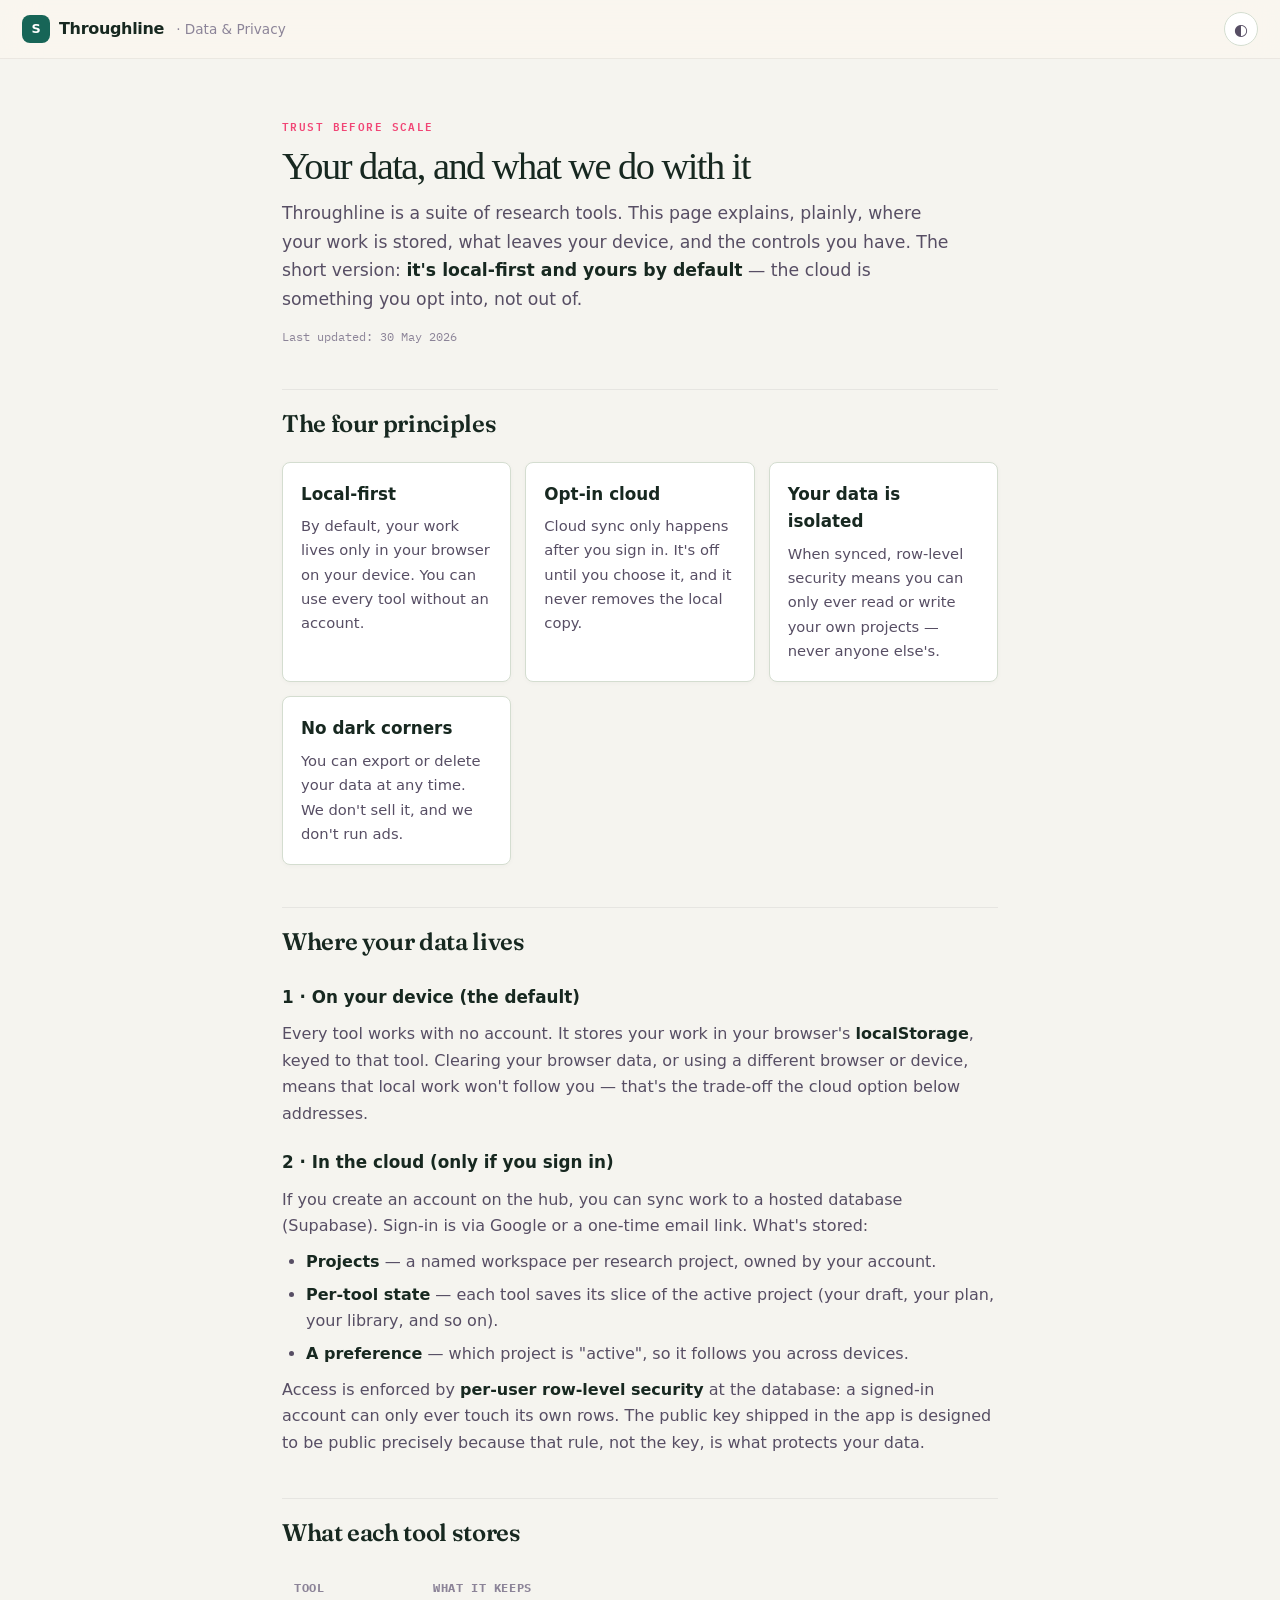
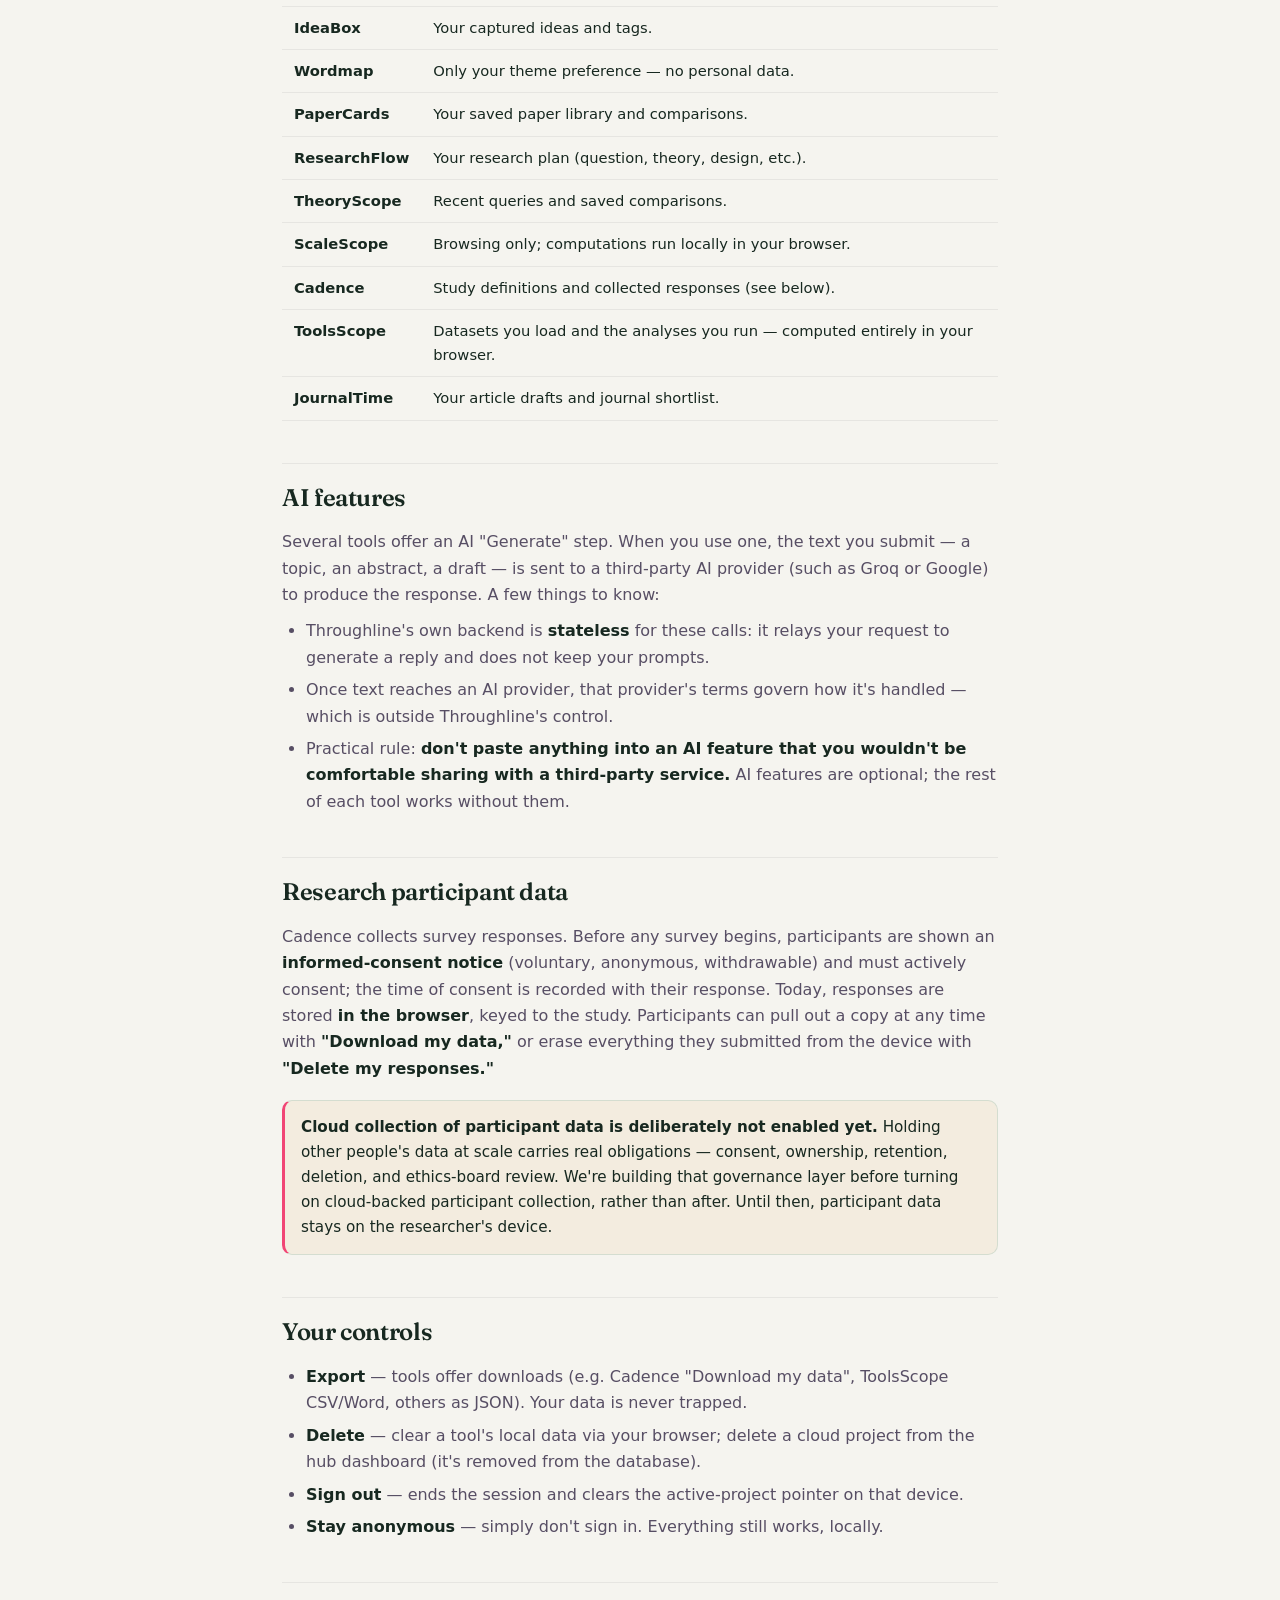
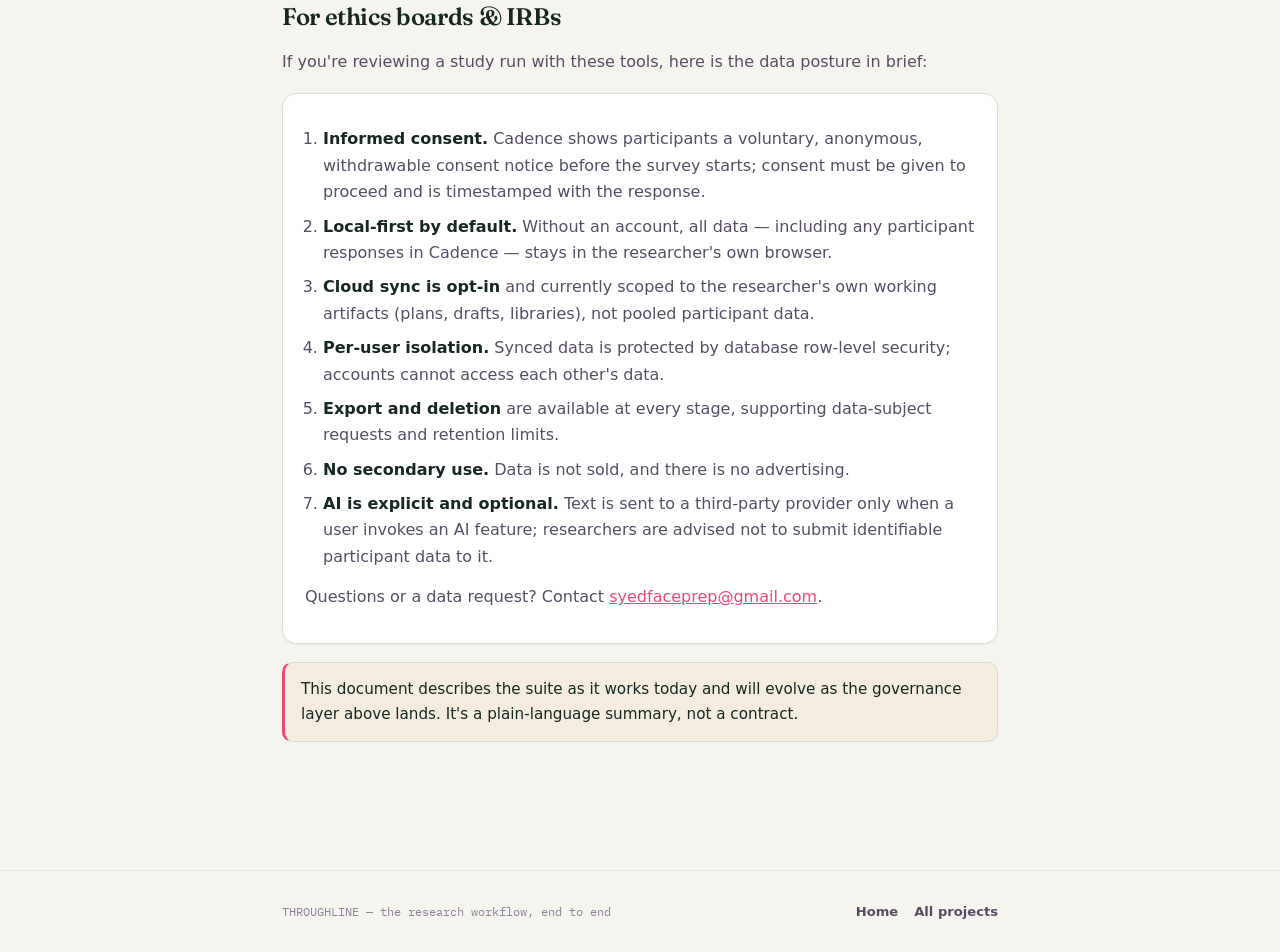
<file: privacy.html>
<!doctype html>
<html data-product-design="2026" lang="en" data-theme="light">
<head>
  <meta charset="UTF-8" />
  <meta name="viewport" content="width=device-width, initial-scale=1.0, viewport-fit=cover" />
  <title>Data &amp; Privacy — Throughline</title>
  <meta name="description" content="How Throughline (the Research Suite) handles your data: local-first by default, optional per-user cloud sync, transparent AI processing, and a research-data governance posture for ethics boards." />
  <meta name="robots" content="index, follow" />
  <meta name="author" content="Syed Asrar" />
  <link rel="canonical" href="https://syahmedu.github.io/research-suite/privacy.html" />
  <meta property="og:type" content="article" />
  <meta property="og:title" content="Data & Privacy — Throughline" />
  <meta property="og:description" content="Local-first by default, opt-in cloud sync, transparent AI processing, and a research-data governance posture." />
  <meta property="og:url" content="https://syahmedu.github.io/research-suite/privacy.html" />
  <link rel="icon" href="data:image/svg+xml,<svg xmlns='http://www.w3.org/2000/svg' viewBox='0 0 32 32'><defs><linearGradient id='g' x1='0' y1='0' x2='1' y2='1'><stop offset='0' stop-color='%23FF9656'/><stop offset='.55' stop-color='%23F14575'/><stop offset='1' stop-color='%239270F4'/></linearGradient></defs><rect width='32' height='32' rx='8' fill='url(%23g)'/><text x='16' y='23' text-anchor='middle' font-family='system-ui,sans-serif' font-weight='800' font-size='19' fill='white'>S</text></svg>" />
  <link rel="preconnect" href="https://fonts.googleapis.com">
  <link rel="preconnect" href="https://fonts.gstatic.com" crossorigin>
  <link href="https://fonts.googleapis.com/css2?family=Fraunces:ital,opsz,wght@0,9..144,400..700&family=Plus+Jakarta+Sans:wght@400;500;600;700;800&family=IBM+Plex+Mono:wght@400;500;600&display=swap" rel="stylesheet">
  <script>(function(){try{var t=localStorage.getItem('syed-theme');if(t==='dark'||t==='light')document.documentElement.setAttribute('data-theme',t);}catch(e){}})();</script>
  <style>
  :root {
    --paper:#FBF7EF; --paper-2:#FFFFFF; --paper-3:#F3ECDF;
    --ink:#211B2E; --ink-soft:#574E64; --ink-faint:#8C8498;
    --line:rgba(33,27,46,.12); --line-soft:rgba(33,27,46,.07);
    --magenta:#F14575; --violet:#9270F4;
    --grad:linear-gradient(135deg,#FF9656 0%,#F14575 52%,#9270F4 100%);
    --shadow-sm:0 8px 24px -14px rgba(33,27,46,.3);
  }
  html[data-theme="dark"] {
    --paper:#14111C; --paper-2:#1C1827; --paper-3:#241F31;
    --ink:#F4EFF8; --ink-soft:#B8AEC6; --ink-faint:#7C7389;
    --line:rgba(255,255,255,.13); --line-soft:rgba(255,255,255,.07);
    --shadow-sm:0 8px 24px -14px rgba(0,0,0,.6);
  }
  * { box-sizing:border-box; margin:0; padding:0; }
  html { scroll-behavior:smooth; -webkit-text-size-adjust:100%; }
  body {
    font-family:'Plus Jakarta Sans',system-ui,sans-serif;
    background:var(--paper); color:var(--ink); line-height:1.65;
    -webkit-font-smoothing:antialiased; transition:background .4s,color .4s;
  }
  .wrap { width:100%; max-width:760px; margin:0 auto; padding:0 22px; }
  a { color:var(--magenta); }
  .skip-link { position:absolute; left:8px; top:-48px; z-index:50; background:var(--ink); color:var(--paper); padding:9px 16px; border-radius:8px; font-weight:600; font-size:.82rem; text-decoration:none; transition:top .18s ease; }
  .skip-link:focus { top:8px; outline:2px solid var(--violet); outline-offset:2px; }
  :focus-visible { outline:2px solid var(--violet); outline-offset:2px; border-radius:4px; }

  header.bar {
    position:sticky; top:0; z-index:20; display:flex; align-items:center; gap:12px;
    padding:12px 22px; background:color-mix(in srgb,var(--paper) 82%,transparent);
    backdrop-filter:blur(18px) saturate(150%); -webkit-backdrop-filter:blur(18px) saturate(150%);
    border-bottom:1px solid var(--line-soft);
  }
  .bar a.home { display:flex; align-items:center; gap:9px; text-decoration:none; color:var(--ink); }
  .mark { width:28px; height:28px; border-radius:8px; background:var(--grad); display:inline-flex; align-items:center; justify-content:center; color:#fff; font-weight:800; font-size:.8rem; flex:none; }
  .bar .name { font-weight:800; letter-spacing:-.02em; }
  .bar .crumb { color:var(--ink-faint); font-size:.85rem; }
  .bar .spacer { margin-left:auto; }
  .theme-btn { border:1px solid var(--line); background:var(--paper-2); color:var(--ink-soft); width:34px; height:34px; border-radius:999px; cursor:pointer; font-size:1rem; font-family:inherit; }

  main { padding:48px 0 80px; }
  .eyebrow { font-family:'IBM Plex Mono',monospace; font-size:.73rem; letter-spacing:.14em; text-transform:uppercase; color:var(--magenta); font-weight:600; }
  h1 { font-family:'Fraunces',serif; font-weight:600; font-size:2.4rem; letter-spacing:-.02em; line-height:1.1; margin:10px 0 12px; }
  .lede { font-size:1.08rem; color:var(--ink-soft); max-width:62ch; }
  .updated { font-family:'IBM Plex Mono',monospace; font-size:.74rem; color:var(--ink-faint); margin-top:14px; }
  h2 { font-family:'Fraunces',serif; font-weight:600; font-size:1.5rem; letter-spacing:-.015em; margin:42px 0 12px; padding-top:14px; border-top:1px solid var(--line-soft); }
  h3 { font-size:1.05rem; font-weight:700; margin:22px 0 6px; }
  p { margin:10px 0; color:var(--ink-soft); }
  p strong, li strong { color:var(--ink); }
  ul { margin:10px 0 10px 4px; padding-left:20px; }
  li { margin:6px 0; color:var(--ink-soft); }
  .principle-grid { display:grid; grid-template-columns:repeat(auto-fit,minmax(210px,1fr)); gap:14px; margin:18px 0; }
  .card { background:var(--paper-2); border:1px solid var(--line); border-radius:14px; padding:18px; box-shadow:var(--shadow-sm); }
  .card h3 { margin:0 0 6px; }
  .card p { margin:0; font-size:.92rem; }
  table { width:100%; border-collapse:collapse; margin:16px 0; font-size:.92rem; }
  th, td { text-align:left; padding:9px 12px; border-bottom:1px solid var(--line-soft); vertical-align:top; }
  th { font-family:'IBM Plex Mono',monospace; font-size:.72rem; letter-spacing:.05em; text-transform:uppercase; color:var(--ink-faint); }
  td:first-child { font-weight:700; color:var(--ink); white-space:nowrap; }
  .callout { background:var(--paper-3); border:1px solid var(--line); border-left:3px solid var(--magenta); border-radius:10px; padding:14px 16px; margin:18px 0; font-size:.95rem; }
  .irb { background:var(--paper-2); border:1px solid var(--line); border-radius:14px; padding:22px; margin:18px 0; box-shadow:var(--shadow-sm); }
  .irb ol { margin:10px 0 0 18px; }
  .irb li { margin:8px 0; }
  footer { border-top:1px solid var(--line-soft); padding:30px 0; margin-top:30px; }
  .foot-row { display:flex; align-items:center; gap:18px; flex-wrap:wrap; justify-content:space-between; }
  .foot-row .mono { font-family:'IBM Plex Mono',monospace; font-size:.72rem; color:var(--ink-faint); }
  .foot-links { display:flex; gap:16px; flex-wrap:wrap; }
  .foot-links a { font-size:.82rem; font-weight:600; color:var(--ink-soft); text-decoration:none; }
  .foot-links a:hover { color:var(--magenta); }
  @media (max-width:560px){ h1{font-size:1.9rem;} .bar .crumb{display:none;} }
  @media (prefers-reduced-motion:reduce){ *,*::before,*::after{ animation-duration:.001ms!important; transition-duration:.001ms!important; scroll-behavior:auto!important; } }
  </style>
<link rel="stylesheet" href="product-design.css?v=20261017t">
</head>
<body>
<a class="skip-link" href="#main-content">Skip to content</a>

<header class="bar">
  <a class="home" href="./index.html"><span class="mark">S</span><span class="name">Throughline</span></a>
  <span class="crumb">· Data &amp; Privacy</span>
  <span class="spacer"></span>
  <button class="theme-btn" id="themeBtn" aria-label="Toggle light/dark theme" title="Toggle theme">◐</button>
</header>

<main id="main-content" tabindex="-1">
  <div class="wrap">
    <p class="eyebrow">Trust before scale</p>
    <h1>Your data, and what we do with it</h1>
    <p class="lede">Throughline is a suite of research tools. This page explains, plainly, where your work is stored, what leaves your device, and the controls you have. The short version: <strong>it's local-first and yours by default</strong> — the cloud is something you opt into, not out of.</p>
    <p class="updated">Last updated: 30 May 2026</p>

    <h2>The four principles</h2>
    <div class="principle-grid">
      <div class="card"><h3>Local-first</h3><p>By default, your work lives only in your browser on your device. You can use every tool without an account.</p></div>
      <div class="card"><h3>Opt-in cloud</h3><p>Cloud sync only happens after you sign in. It's off until you choose it, and it never removes the local copy.</p></div>
      <div class="card"><h3>Your data is isolated</h3><p>When synced, row-level security means you can only ever read or write your own projects — never anyone else's.</p></div>
      <div class="card"><h3>No dark corners</h3><p>You can export or delete your data at any time. We don't sell it, and we don't run ads.</p></div>
    </div>

    <h2>Where your data lives</h2>
    <h3>1 · On your device (the default)</h3>
    <p>Every tool works with no account. It stores your work in your browser's <strong>localStorage</strong>, keyed to that tool. Clearing your browser data, or using a different browser or device, means that local work won't follow you — that's the trade-off the cloud option below addresses.</p>

    <h3>2 · In the cloud (only if you sign in)</h3>
    <p>If you create an account on the hub, you can sync work to a hosted database (Supabase). Sign-in is via Google or a one-time email link. What's stored:</p>
    <ul>
      <li><strong>Projects</strong> — a named workspace per research project, owned by your account.</li>
      <li><strong>Per-tool state</strong> — each tool saves its slice of the active project (your draft, your plan, your library, and so on).</li>
      <li><strong>A preference</strong> — which project is "active", so it follows you across devices.</li>
    </ul>
    <p>Access is enforced by <strong>per-user row-level security</strong> at the database: a signed-in account can only ever touch its own rows. The public key shipped in the app is designed to be public precisely because that rule, not the key, is what protects your data.</p>

    <h2>What each tool stores</h2>
    <table>
      <thead><tr><th>Tool</th><th>What it keeps</th></tr></thead>
      <tbody>
        <tr><td>IdeaBox</td><td>Your captured ideas and tags.</td></tr>
        <tr><td>Wordmap</td><td>Only your theme preference — no personal data.</td></tr>
        <tr><td>PaperCards</td><td>Your saved paper library and comparisons.</td></tr>
        <tr><td>ResearchFlow</td><td>Your research plan (question, theory, design, etc.).</td></tr>
        <tr><td>TheoryScope</td><td>Recent queries and saved comparisons.</td></tr>
        <tr><td>ScaleScope</td><td>Browsing only; computations run locally in your browser.</td></tr>
        <tr><td>Cadence</td><td>Study definitions and collected responses (see below).</td></tr>
        <tr><td>ToolsScope</td><td>Datasets you load and the analyses you run — computed entirely in your browser.</td></tr>
        <tr><td>JournalTime</td><td>Your article drafts and journal shortlist.</td></tr>
      </tbody>
    </table>

    <h2>AI features</h2>
    <p>Several tools offer an AI "Generate" step. When you use one, the text you submit — a topic, an abstract, a draft — is sent to a third-party AI provider (such as Groq or Google) to produce the response. A few things to know:</p>
    <ul>
      <li>Throughline's own backend is <strong>stateless</strong> for these calls: it relays your request to generate a reply and does not keep your prompts.</li>
      <li>Once text reaches an AI provider, that provider's terms govern how it's handled — which is outside Throughline's control.</li>
      <li>Practical rule: <strong>don't paste anything into an AI feature that you wouldn't be comfortable sharing with a third-party service.</strong> AI features are optional; the rest of each tool works without them.</li>
    </ul>

    <h2>Research participant data</h2>
    <p>Cadence collects survey responses. Before any survey begins, participants are shown an <strong>informed-consent notice</strong> (voluntary, anonymous, withdrawable) and must actively consent; the time of consent is recorded with their response. Today, responses are stored <strong>in the browser</strong>, keyed to the study. Participants can pull out a copy at any time with <strong>"Download my data,"</strong> or erase everything they submitted from the device with <strong>"Delete my responses."</strong></p>
    <div class="callout">
      <strong>Cloud collection of participant data is deliberately not enabled yet.</strong> Holding other people's data at scale carries real obligations — consent, ownership, retention, deletion, and ethics-board review. We're building that governance layer before turning on cloud-backed participant collection, rather than after. Until then, participant data stays on the researcher's device.
    </div>

    <h2>Your controls</h2>
    <ul>
      <li><strong>Export</strong> — tools offer downloads (e.g. Cadence "Download my data", ToolsScope CSV/Word, others as JSON). Your data is never trapped.</li>
      <li><strong>Delete</strong> — clear a tool's local data via your browser; delete a cloud project from the hub dashboard (it's removed from the database).</li>
      <li><strong>Sign out</strong> — ends the session and clears the active-project pointer on that device.</li>
      <li><strong>Stay anonymous</strong> — simply don't sign in. Everything still works, locally.</li>
    </ul>

    <h2 id="irb">For ethics boards &amp; IRBs</h2>
    <p>If you're reviewing a study run with these tools, here is the data posture in brief:</p>
    <div class="irb">
      <ol>
        <li><strong>Informed consent.</strong> Cadence shows participants a voluntary, anonymous, withdrawable consent notice before the survey starts; consent must be given to proceed and is timestamped with the response.</li>
        <li><strong>Local-first by default.</strong> Without an account, all data — including any participant responses in Cadence — stays in the researcher's own browser.</li>
        <li><strong>Cloud sync is opt-in</strong> and currently scoped to the researcher's own working artifacts (plans, drafts, libraries), not pooled participant data.</li>
        <li><strong>Per-user isolation.</strong> Synced data is protected by database row-level security; accounts cannot access each other's data.</li>
        <li><strong>Export and deletion</strong> are available at every stage, supporting data-subject requests and retention limits.</li>
        <li><strong>No secondary use.</strong> Data is not sold, and there is no advertising.</li>
        <li><strong>AI is explicit and optional.</strong> Text is sent to a third-party provider only when a user invokes an AI feature; researchers are advised not to submit identifiable participant data to it.</li>
      </ol>
      <p style="margin-top:14px;">Questions or a data request? Contact <a href="mailto:syedfaceprep@gmail.com">syedfaceprep@gmail.com</a>.</p>
    </div>

    <div class="callout">
      This document describes the suite as it works today and will evolve as the governance layer above lands. It's a plain-language summary, not a contract.
    </div>
  </div>
</main>

<footer>
  <div class="wrap foot-row">
    <span class="mono">THROUGHLINE — the research workflow, end to end</span>
    <nav class="foot-links" aria-label="Footer">
      <a href="./index.html">Home</a>
      <a href="https://syahmedu.github.io/nexus/" target="_blank" rel="noopener">All projects</a>
    </nav>
  </div>
</footer>

<script>
(function(){
  var btn = document.getElementById('themeBtn');
  if (!btn) return;
  btn.addEventListener('click', function(){
    var cur = document.documentElement.getAttribute('data-theme') || 'light';
    var next = cur === 'dark' ? 'light' : 'dark';
    document.documentElement.setAttribute('data-theme', next);
    try { localStorage.setItem('syed-theme', next); } catch(e) {}
  });
})();
</script>
</body>
</html>
</file>
<file: product-design.css>
/* Product design 2026-09-12 · Throughline · real application, unchanged data contracts. */
html[data-product-design="2026"] {
 --product-accent:#176557;--product-accent-dark:#82c9ae;
 --product-canvas:#f5f4ef;--product-surface:#fffefb;--product-soft:#eaf0e7;
 --product-ink:#172820;--product-muted:#53665b;--product-line:#d4ddd0;
 --serif:Georgia,'Iowan Old Style',serif!important;
 --sans:Inter,system-ui,-apple-system,'Segoe UI',sans-serif!important;
 --font-display:Georgia,'Iowan Old Style',serif!important;
 --font-body:Inter,system-ui,-apple-system,'Segoe UI',sans-serif!important;
 --r:8px!important;--r-sm:6px!important;--r-lg:12px!important;
}
html[data-product-design="2026"][data-theme="dark"],html[data-product-design="2026"].dark,html[data-product-design="2026"]:has(body.dark),html[data-product-design="2026"]:has(body[data-theme="dark"]){
 --product-accent:var(--product-accent-dark);--product-canvas:#14231d;--product-surface:#1c3027;
 --product-soft:#263e32;--product-ink:#f0f4eb;--product-muted:#b8caba;--product-line:#3c5646;
}
html[data-product-design="2026"]{
 --bg:var(--product-canvas)!important;--bg-2:var(--product-surface)!important;--bg2:var(--product-surface)!important;
 --bg-3:var(--product-soft)!important;--bg3:var(--product-soft)!important;--bg-soft:var(--product-soft)!important;
 --surface:var(--product-surface)!important;--surface-2:var(--product-soft)!important;--surface2:var(--product-soft)!important;
 --panel:var(--product-surface)!important;--panel2:var(--product-soft)!important;--card:var(--product-surface)!important;
 --card-bg:var(--product-surface)!important;--soft:var(--product-soft)!important;--chip:var(--product-soft)!important;
 --ink:var(--product-ink)!important;--ink-2:var(--product-muted)!important;--ink2:var(--product-muted)!important;
 --ink-3:var(--product-muted)!important;--ink3:var(--product-muted)!important;--ink-mute:var(--product-muted)!important;
 --text:var(--product-ink)!important;--text-primary:var(--product-ink)!important;--text-secondary:var(--product-muted)!important;
 --muted:var(--product-muted)!important;--line:var(--product-line)!important;--border:var(--product-line)!important;
 --line-2:var(--product-line)!important;--line2:var(--product-line)!important;--border-strong:var(--product-line)!important;
 --accent:var(--product-accent)!important;--acc:var(--product-accent)!important;--primary:var(--product-accent)!important;
 --accent-2:var(--product-accent)!important;--accent2:var(--product-accent)!important;--acc2:var(--product-accent)!important;
 --accent-soft:var(--product-soft)!important;--accent-bg:var(--product-soft)!important;
 --fire1:var(--product-accent)!important;--fire2:var(--product-accent)!important;--fire3:var(--product-accent)!important;
 --warm-a:var(--product-accent)!important;--warm-b:var(--product-accent)!important;--warm-c:var(--product-accent)!important;
 --grad:linear-gradient(var(--product-accent),var(--product-accent))!important;
 --gradient:linear-gradient(var(--product-accent),var(--product-accent))!important;
 --grad-soft:linear-gradient(var(--product-soft),var(--product-soft))!important;
 --bar-bg:var(--product-surface)!important;--elev:var(--product-surface)!important;
 --shadow:0 2px 12px #1025180a!important;--shadow-sm:0 1px 3px #1025180a!important;
 --shadow-lift:0 6px 20px #10251814!important;--glow:none!important;
}
html[data-product-design="2026"] body{background:var(--product-canvas)!important;color:var(--product-ink);font-family:var(--sans);-webkit-font-smoothing:antialiased;}
html[data-product-design="2026"] body::before,html[data-product-design="2026"] body::after{background-image:none!important;}
html[data-product-design="2026"] :is(#syed-ambient,.ambient,.hero-thread,.atmosphere,.grain){display:none!important;}
html[data-product-design="2026"] :is(h1,.hero-title,.display-title){font-family:var(--serif)!important;font-weight:400!important;letter-spacing:-.04em!important;line-height:1.1!important;text-wrap:balance;}
html[data-product-design="2026"] :is(h1,.hero-title) :is(.g,.grad-text,.gradient-text,.accent,.display-accent){background-image:none!important;color:var(--product-accent)!important;-webkit-text-fill-color:var(--product-accent)!important;}
html[data-product-design="2026"] :is(.hero-title,.hero h1){font-size:clamp(36px,5vw,68px)!important;max-width:23ch;}
html[data-product-design="2026"] :is(.hero-sub,.hero p,.lede){line-height:1.65;}
html[data-product-design="2026"] :is(.hero-kicker,.eyebrow,.kicker){letter-spacing:.13em;font-size:11px;}
html[data-product-design="2026"] :is(.card,.panel,.tile,.hardcard,.project-card){border-color:var(--product-line);border-radius:8px;box-shadow:0 1px 5px #10251808;}
html[data-product-design="2026"] :is(.btn-primary,.btn-fill,.primary,.button:not(.secondary),.hardbtn.bg-red-500){background:var(--product-accent)!important;color:var(--product-surface)!important;box-shadow:none!important;border-color:var(--product-accent)!important;border-radius:6px;}
html[data-product-design="2026"] :is(.btn-primary,.btn-fill,.primary,.button:not(.secondary))::before,html[data-product-design="2026"] :is(.btn-primary,.btn-fill,.primary,.button:not(.secondary))::after{background-image:none!important;}
html[data-product-design="2026"] :is(input,textarea,select):not([type=checkbox]):not([type=radio]):not([type=range]):not([type=color]){border-radius:6px;}
html[data-product-design="2026"] :where(a,button,input,textarea,select,summary,[role=button]):focus-visible{outline:3px solid var(--product-accent)!important;outline-offset:3px!important;}
html[data-product-design="2026"] :is(.brand-bar,.brandbar,.topbar,.site-header){box-shadow:none;border-bottom:1px solid var(--product-line);}
html[data-product-design="2026"] :is(.sdyn-lift:hover){box-shadow:0 4px 16px #10251812!important;transform:none!important;}
html[data-product-design="2026"] :is(.sdyn-hide,.sdyn-show){opacity:1!important;transform:none!important;}
html[data-product-design="2026"] :is(.ops-app,.ops-dialog){--ops-canvas:var(--product-canvas);--ops-surface:var(--product-surface);--ops-accent:var(--product-accent);--ops-ink:var(--product-ink);--ops-muted:var(--product-muted);--ops-border:var(--product-line);}
/* Forms, tables, charts, editor geometry and functional visibility remain owned by each app. */
@media(max-width:650px){html[data-product-design="2026"] :is(.hero-title,.hero h1){font-size:clamp(32px,9vw,44px)!important;}}
@media(prefers-reduced-motion:reduce){html[data-product-design="2026"]{scroll-behavior:auto!important;}html[data-product-design="2026"] :is(.sdyn-in body,.sdyn-hide,.sdyn-show){animation:none!important;transition:none!important;}}
@media print{html[data-product-design="2026"]{--product-canvas:white;--product-surface:white;--product-ink:#172820;--product-muted:#53665b;}}

/* Final identity: quiet surfaces, a single accent, and readable navigation. */
html[data-product-design="2026"]{
 --grad-warm:linear-gradient(var(--product-accent),var(--product-accent))!important;
 --grad-cool:linear-gradient(var(--product-accent),var(--product-accent))!important;
 --grad-sun:linear-gradient(var(--product-accent),var(--product-accent))!important;
 --grad-pink:linear-gradient(var(--product-accent),var(--product-accent))!important;
 --grad-mint:linear-gradient(var(--product-accent),var(--product-accent))!important;
 --grad-iris:linear-gradient(var(--product-accent),var(--product-accent))!important;
 --blob-1:none!important;--blob-2:none!important;--blob-3:none!important;
 --chip-ink:var(--product-ink)!important;--ring:var(--product-line)!important;
}
html[data-product-design="2026"] .bg-fx{display:none!important;}
html[data-product-design="2026"] .syed-bar{background:var(--product-surface)!important;border-color:var(--product-line)!important;backdrop-filter:none!important;}
html[data-product-design="2026"] .syed-mark{background:var(--product-accent)!important;border-radius:50%!important;box-shadow:none!important;animation:none!important;color:var(--product-surface)!important;}
html[data-product-design="2026"] .syed-link-all{background:var(--product-accent)!important;color:var(--product-surface)!important;box-shadow:none!important;border-radius:6px!important;}
html[data-product-design="2026"] :is(h1,.hero-h,.hero-title) :is(.grad,.grad-cool,.g,.gtext){background:var(--product-accent)!important;background-clip:text!important;-webkit-background-clip:text!important;color:var(--product-accent)!important;-webkit-text-fill-color:var(--product-accent)!important;}
html[data-product-design="2026"] :is(.hero,.hero-section)::before,html[data-product-design="2026"] :is(.hero,.hero-section)::after{background-image:none!important;}
html[data-product-design="2026"] :is(.hero-sub,.hero-p){font-family:var(--sans)!important;}
html[data-product-design="2026"] :is(.stats .num,.stat-num,.kpi-value){font-variant-numeric:tabular-nums;}

/* Selected controls */
html[data-product-design="2026"] :is(.seg button.on,.tabs button.active,.tab.active,.mode-btn.active){background:var(--product-accent)!important;color:var(--product-surface)!important;border-color:var(--product-accent)!important;}
/* Usability review 2026-10-10: shared interaction standards, not a new skin. */
html[data-product-design="2026"] :where(input,select,textarea){font:inherit}
html[data-product-design="2026"] :where(input,textarea)::placeholder{opacity:1;color:var(--product-muted)}
html[data-product-design="2026"] :where(button,a,summary){touch-action:manipulation}
html[data-product-design="2026"] :where(button:not(:disabled),summary){cursor:pointer}
html[data-product-design="2026"] :where(button:disabled){cursor:not-allowed}
html[data-product-design="2026"] :where(nav button,.tabs button,.filters button,.chip,.seg button,.btn,.theme-toggle){min-height:36px}
html[data-product-design="2026"] :where(.refine-panel){border:1px solid var(--product-line);border-radius:8px;margin:12px 0;background:var(--product-surface)}
html[data-product-design="2026"] .refine-panel>summary{padding:12px 16px;font:600 14px/1.5 var(--sans);color:var(--product-ink)}
html[data-product-design="2026"] .refine-panel[open]>summary{border-bottom:1px solid var(--product-line);margin-bottom:12px}
html[data-product-design="2026"] .refine-panel>.filters,html[data-product-design="2026"] .refine-panel>.frow{position:static;padding:8px 16px;background:transparent}
html[data-product-design="2026"] .refine-panel>summary small{font-weight:400;color:var(--product-muted)}
html[data-product-design="2026"] .syed-bar a:first-child{min-height:44px;flex-shrink:0;display:inline-flex;align-items:center}
html[data-product-design="2026"] .syed-bar button{min-width:36px;min-height:36px}
@media(max-width:650px){
 html[data-product-design="2026"] :is(input,select,textarea):not([type=checkbox]):not([type=radio]):not([type=range]):not([type=color]):not([type=hidden]){font-size:16px!important;min-height:44px;max-width:100%;box-sizing:border-box}
 html[data-product-design="2026"] :where(nav button,.tabs button,.filters button,.chip,.seg button,.btn,.theme-toggle,summary){min-height:44px}
 html[data-product-design="2026"] :where(.hero,.hero-section){padding-top:24px;padding-bottom:16px}
 html[data-product-design="2026"] :is(.hero-title,.hero h1){font-size:clamp(30px,8vw,38px)!important}
 html[data-product-design="2026"] .syed-bar{gap:8px!important;padding-inline:12px!important}
 html[data-product-design="2026"] .syed-bar button{min-width:44px;min-height:44px}
 html[data-product-design="2026"] .refine-panel>summary{padding:12px}
 html[data-product-design="2026"] .refine-panel>.filters,html[data-product-design="2026"] .refine-panel>.frow{padding:8px 12px}
}
@media print{.refine-panel{display:none!important}}

html[data-product-design="2026"] #syed-tour-btn{position:fixed!important;right:18px!important;bottom:14px!important;float:none;margin:0!important;min-height:44px;box-shadow:none!important;background:var(--product-surface)!important;color:var(--product-ink)!important;border-color:var(--product-line)!important}

html[data-product-design="2026"] .hero>h1{background:none!important;color:var(--product-ink)!important;-webkit-text-fill-color:var(--product-ink)!important}
</file>
